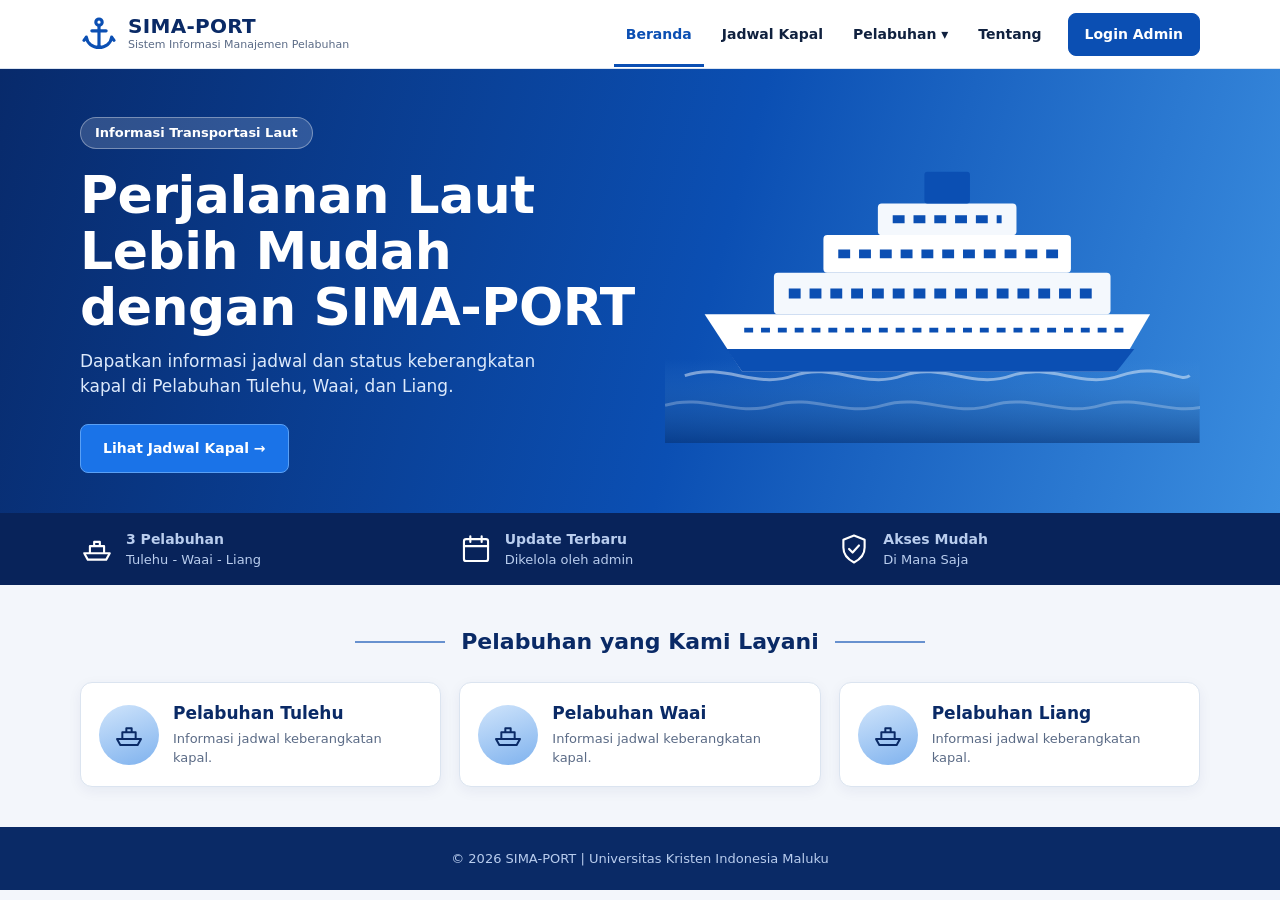
<file: index.html>
<!DOCTYPE html>
<html lang="id"><head><meta charset="utf-8"><meta name="viewport" content="width=device-width, initial-scale=1"><link rel="icon" href="img/logo.svg" type="image/svg+xml"><link rel="stylesheet" href="css/style.css"><title>SIMA-PORT | Jadwal Kapal Tulehu, Waai, Liang</title></head>
<body data-page="home">
<div id="site-header"></div>
<main>
<section class="hero"><div class="container">
  <div>
    <span class="tag">Informasi Transportasi Laut</span>
    <h1>Perjalanan Laut Lebih Mudah dengan SIMA-PORT</h1>
    <p>Dapatkan informasi jadwal dan status keberangkatan kapal di Pelabuhan Tulehu, Waai, dan Liang.</p>
    <a class="btn" href="jadwal.html">Lihat Jadwal Kapal &rarr;</a>
  </div>
  <svg viewBox="0 0 540 300" role="img" aria-label="Ilustrasi kapal feri">
    <defs><linearGradient id="sea" x1="0" y1="0" x2="0" y2="1"><stop offset="0" stop-color="#5aa6e8" stop-opacity=".0"/><stop offset="1" stop-color="#06306f" stop-opacity=".55"/></linearGradient></defs>
    <rect y="215" width="540" height="85" fill="url(#sea)"/>
    <path d="M20 232c40-14 70 14 110 0s70 14 110 0 70 14 110 0 70 14 110 0 60 8 70 0" fill="none" stroke="#fff" stroke-opacity=".45" stroke-width="3"/>
    <path d="M0 262c40-12 70 12 110 0s70 12 110 0 70 12 110 0 70 12 110 0 70 12 110 0" fill="none" stroke="#fff" stroke-opacity=".25" stroke-width="3"/>
    <path d="M40 170h450l-34 58H78z" fill="#fff"/>
    <path d="M62 205h412l-18 23H78z" fill="#0b4fb3"/>
    <rect x="110" y="128" width="340" height="42" rx="4" fill="#f4f8fd"/>
    <rect x="160" y="90" width="250" height="38" rx="4" fill="#fff"/>
    <rect x="215" y="58" width="140" height="32" rx="4" fill="#f4f8fd"/>
    <rect x="262" y="26" width="46" height="32" rx="3" fill="#0b4fb3"/>
    <line x1="125" y1="149" x2="440" y2="149" stroke="#0b4fb3" stroke-width="10" stroke-dasharray="12 9"/>
    <line x1="175" y1="109" x2="400" y2="109" stroke="#0b4fb3" stroke-width="9" stroke-dasharray="12 9"/>
    <line x1="230" y1="74" x2="340" y2="74" stroke="#0b4fb3" stroke-width="8" stroke-dasharray="12 9"/>
    <line x1="80" y1="186" x2="470" y2="186" stroke="#0b4fb3" stroke-width="5" stroke-dasharray="9 8"/>
  </svg>
</div></section>
<section class="strip"><div class="container">
  <div><svg viewBox="0 0 48 48" fill="none" stroke="#fff" stroke-width="3" stroke-linecap="round" stroke-linejoin="round"><path d="M6 30h36l-5 9H11zM14 30V20h20v10M20 20v-6h8v6"/></svg><span><b id="port-count">3 Pelabuhan</b><span id="port-names">Tulehu - Waai - Liang</span></span></div>
  <div><svg viewBox="0 0 48 48" fill="none" stroke="#fff" stroke-width="3" stroke-linecap="round" stroke-linejoin="round"><rect x="7" y="10" width="34" height="31" rx="3"/><path d="M7 20h34M16 6v8M32 6v8"/></svg><span><b>Update Terbaru</b><span>Dikelola oleh admin</span></span></div>
  <div><svg viewBox="0 0 48 48" fill="none" stroke="#fff" stroke-width="3" stroke-linecap="round" stroke-linejoin="round"><path d="M24 5l15 6v11c0 10-7 17-15 21-8-4-15-11-15-21V11z"/><path d="M17 24l5 5 9-10"/></svg><span><b>Akses Mudah</b><span>Di Mana Saja</span></span></div>
</div></section>
<section class="section"><div class="container">
  <div class="title-line"><h2>Pelabuhan yang Kami Layani</h2></div>
  <div class="cards" id="port-cards"><p class="muted">Memuat data pelabuhan...</p></div>
</div></section>
</main>
<div id="site-footer"></div>
<script src="js/common.js"></script><script src="js/site.js"></script><script src="js/home.js"></script>
</body></html>
</file>
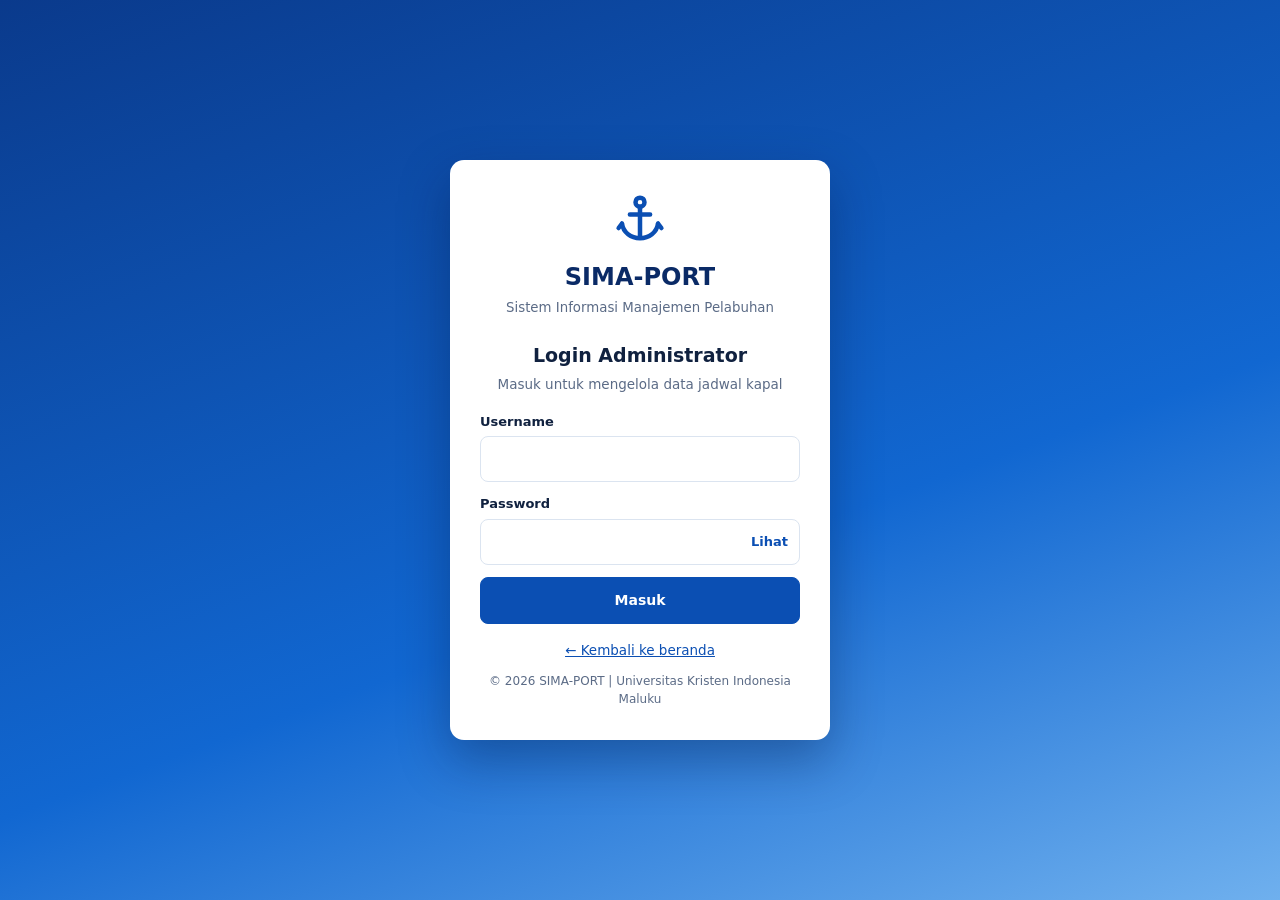
<file: admin.html>
<!DOCTYPE html>
<html lang="id"><head><meta charset="utf-8"><meta name="viewport" content="width=device-width, initial-scale=1"><link rel="icon" href="img/logo.svg" type="image/svg+xml"><link rel="stylesheet" href="css/style.css"><title>Dashboard Admin | SIMA-PORT</title></head>
<body>
<div class="admin">
  <aside class="side" id="side">
    <div class="brand"><img src="img/logo-white.svg" alt=""><span><b>SIMA-PORT</b><small>Admin Panel</small></span></div>
    <a href="#dashboard" data-v="dashboard"><svg viewBox="0 0 24 24" fill="none" stroke="currentColor" stroke-width="2" stroke-linecap="round" stroke-linejoin="round"><path d="M3 11l9-8 9 8v10H3z"/></svg> Dashboard</a>
    <a href="#jadwal" data-v="jadwal"><svg viewBox="0 0 24 24" fill="none" stroke="currentColor" stroke-width="2" stroke-linecap="round" stroke-linejoin="round"><rect x="3" y="4" width="18" height="17" rx="2"/><path d="M3 10h18M8 2v4M16 2v4"/></svg> Kelola Jadwal</a>
    <a href="#kapal" data-v="kapal"><svg viewBox="0 0 24 24" fill="none" stroke="currentColor" stroke-width="2" stroke-linecap="round" stroke-linejoin="round"><path d="M3 17h18l-3 4H6zM6 17v-6h12v6M10 11V7h4v4"/></svg> Data Kapal</a>
    <a href="#pelabuhan" data-v="pelabuhan"><svg viewBox="0 0 24 24" fill="none" stroke="currentColor" stroke-width="2" stroke-linecap="round" stroke-linejoin="round"><circle cx="12" cy="8" r="4"/><path d="M12 12v9M8 17h8"/></svg> Data Pelabuhan</a>
    <a href="#laporan" data-v="laporan"><svg viewBox="0 0 24 24" fill="none" stroke="currentColor" stroke-width="2" stroke-linecap="round" stroke-linejoin="round"><path d="M4 20V4M4 20h16M8 16v-5M13 16V8M18 16v-3"/></svg> Laporan</a>
    <a href="#pengaturan" data-v="pengaturan"><svg viewBox="0 0 24 24" fill="none" stroke="currentColor" stroke-width="2" stroke-linecap="round" stroke-linejoin="round"><circle cx="12" cy="12" r="3"/><path d="M12 2v3M12 19v3M2 12h3M19 12h3M5 5l2 2M17 17l2 2M5 19l2-2M17 7l2-2"/></svg> Pengaturan</a>
    <a href="#" id="logout" class="push"><svg viewBox="0 0 24 24" fill="none" stroke="currentColor" stroke-width="2" stroke-linecap="round" stroke-linejoin="round"><path d="M9 21H5a2 2 0 01-2-2V5a2 2 0 012-2h4M16 17l5-5-5-5M21 12H9"/></svg> Logout</a>
  </aside>
  <div class="admin-main">
    <div class="topbar"><button class="menu-toggle" id="burger" aria-label="Buka menu">Menu</button><span class="avatar" id="av">A</span><b id="uname">admin</b></div>
    <div id="main" tabindex="-1"></div>
  </div>
</div>
<dialog id="dlg"><form id="dform" method="dialog" novalidate><h2 id="dtitle"></h2><div id="derr" class="alert" hidden role="alert"></div><div id="dfields"></div>
  <div class="dlg-actions"><button class="btn outline" type="button" id="dcancel">Batal</button><button class="btn" type="submit">Simpan</button></div></form></dialog>
<script src="js/common.js"></script><script src="js/admin.js"></script>
</body></html>
</file>
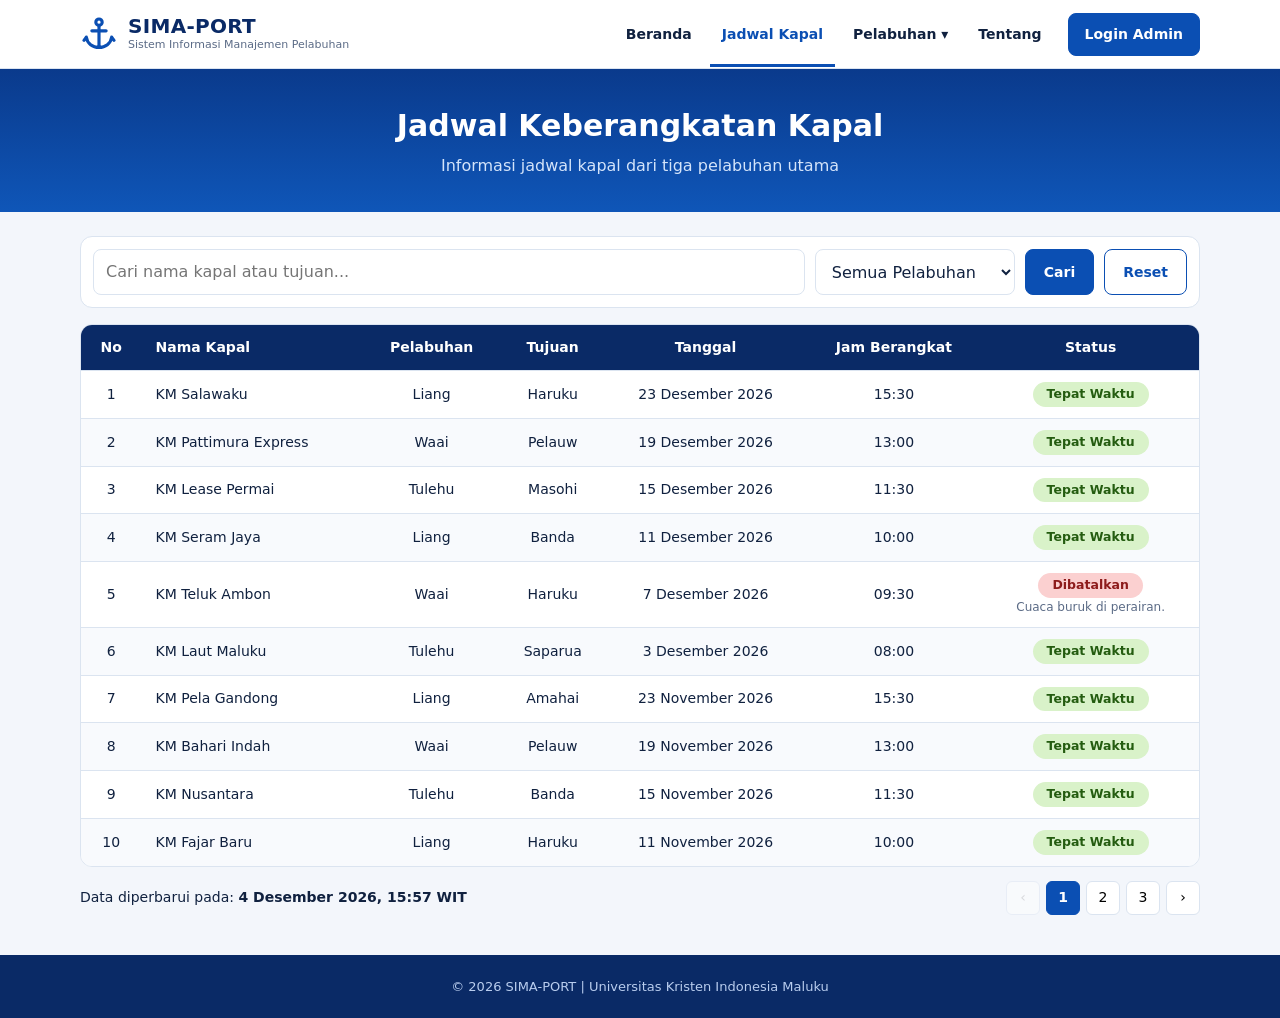
<file: jadwal.html>
<!DOCTYPE html>
<html lang="id"><head><meta charset="utf-8"><meta name="viewport" content="width=device-width, initial-scale=1"><link rel="icon" href="img/logo.svg" type="image/svg+xml"><link rel="stylesheet" href="css/style.css"><title>Jadwal Kapal | SIMA-PORT</title></head>
<body data-page="jadwal">
<div id="site-header"></div>
<main>
<div class="page-banner"><h1>Jadwal Keberangkatan Kapal</h1><p>Informasi jadwal kapal dari tiga pelabuhan utama</p></div>
<div class="container">
  <form class="filters" id="filter" role="search">
    <input id="q" type="search" maxlength="60" placeholder="Cari nama kapal atau tujuan..." aria-label="Cari nama kapal atau tujuan">
    <select id="pel" aria-label="Pilih pelabuhan"><option value="">Semua Pelabuhan</option></select>
    <button class="btn" type="submit">Cari</button>
    <button class="btn outline" type="button" id="reset">Reset</button>
  </form>
  <div class="table-wrap"><table>
    <thead><tr><th class="c">No</th><th>Nama Kapal</th><th class="c">Pelabuhan</th><th class="c">Tujuan</th><th class="c">Tanggal</th><th class="c">Jam Berangkat</th><th class="c">Status</th></tr></thead>
    <tbody id="tbody"><tr><td colspan="7" class="empty">Memuat jadwal...</td></tr></tbody>
  </table></div>
  <div class="table-foot"><span>Data diperbarui pada: <b id="updated">-</b></span><div class="pager" id="pager"></div></div>
</div>
</main>
<div id="site-footer"></div>
<script src="js/common.js"></script><script src="js/site.js"></script><script src="js/jadwal.js"></script>
</body></html>
</file>
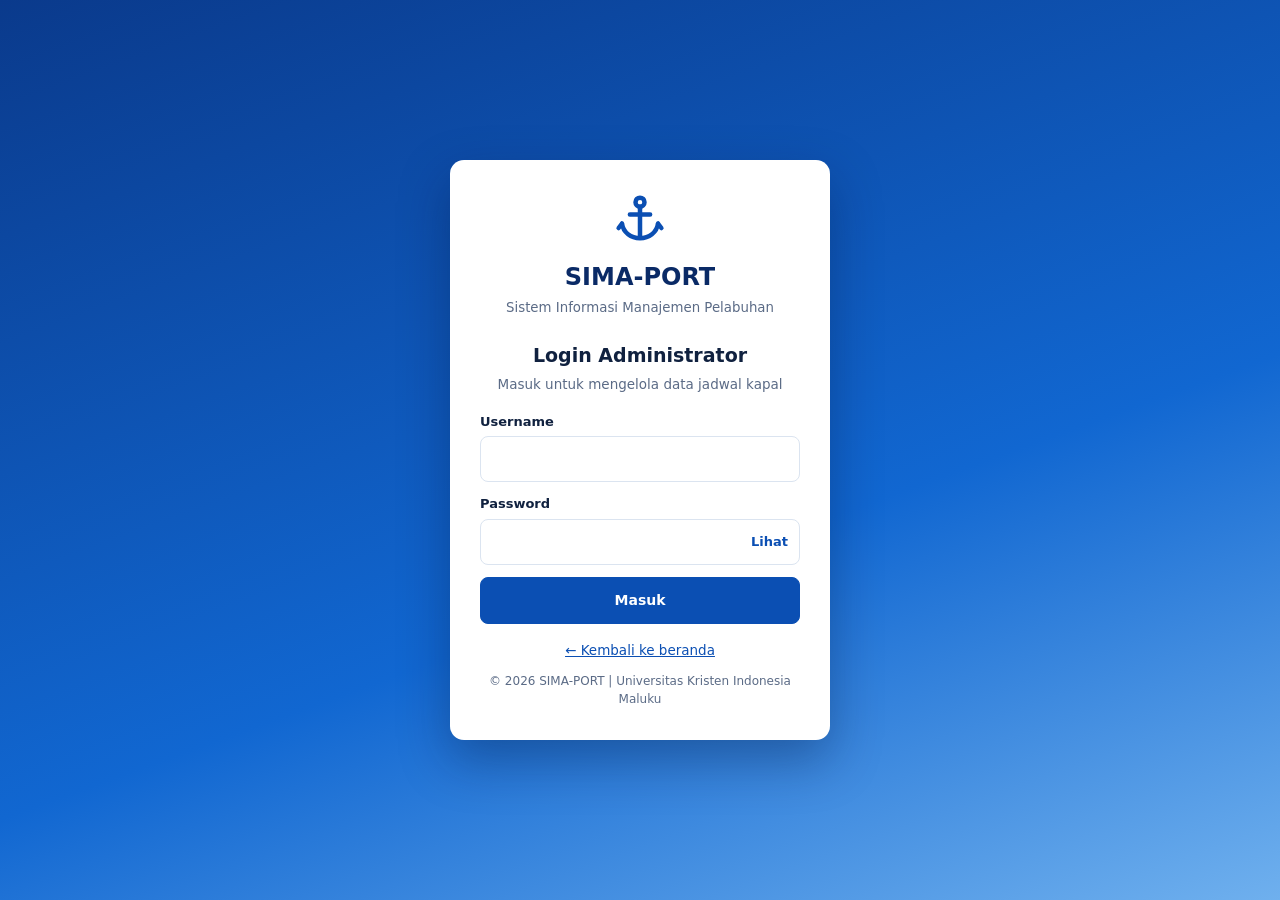
<file: login.html>
<!DOCTYPE html>
<html lang="id"><head><meta charset="utf-8"><meta name="viewport" content="width=device-width, initial-scale=1"><link rel="icon" href="img/logo.svg" type="image/svg+xml"><link rel="stylesheet" href="css/style.css"><title>Login Admin | SIMA-PORT</title></head>
<body class="login-page">
<main class="login-box">
  <img src="img/logo.svg" alt="">
  <h1>SIMA-PORT</h1><small class="muted">Sistem Informasi Manajemen Pelabuhan</small>
  <h2>Login Administrator</h2><p>Masuk untuk mengelola data jadwal kapal</p>
  <div id="err" class="alert" hidden role="alert"></div>
  <form id="f" novalidate>
    <div class="field"><label for="u">Username</label><input id="u" name="username" autocomplete="username" required></div>
    <div class="field"><label for="p">Password</label><div class="pw"><input id="p" name="password" type="password" autocomplete="current-password" required><button type="button" id="eye" aria-label="Tampilkan password">Lihat</button></div></div>
    <button class="btn" type="submit" id="go">Masuk</button>
  </form>
  <p style="margin:16px 0 0"><a href="index.html">&larr; Kembali ke beranda</a></p>
  <p style="margin:12px 0 0;font-size:12px">&copy; 2026 SIMA-PORT | Universitas Kristen Indonesia Maluku</p>
</main>
<script src="js/common.js"></script><script src="js/login.js"></script>
</body></html>
</file>
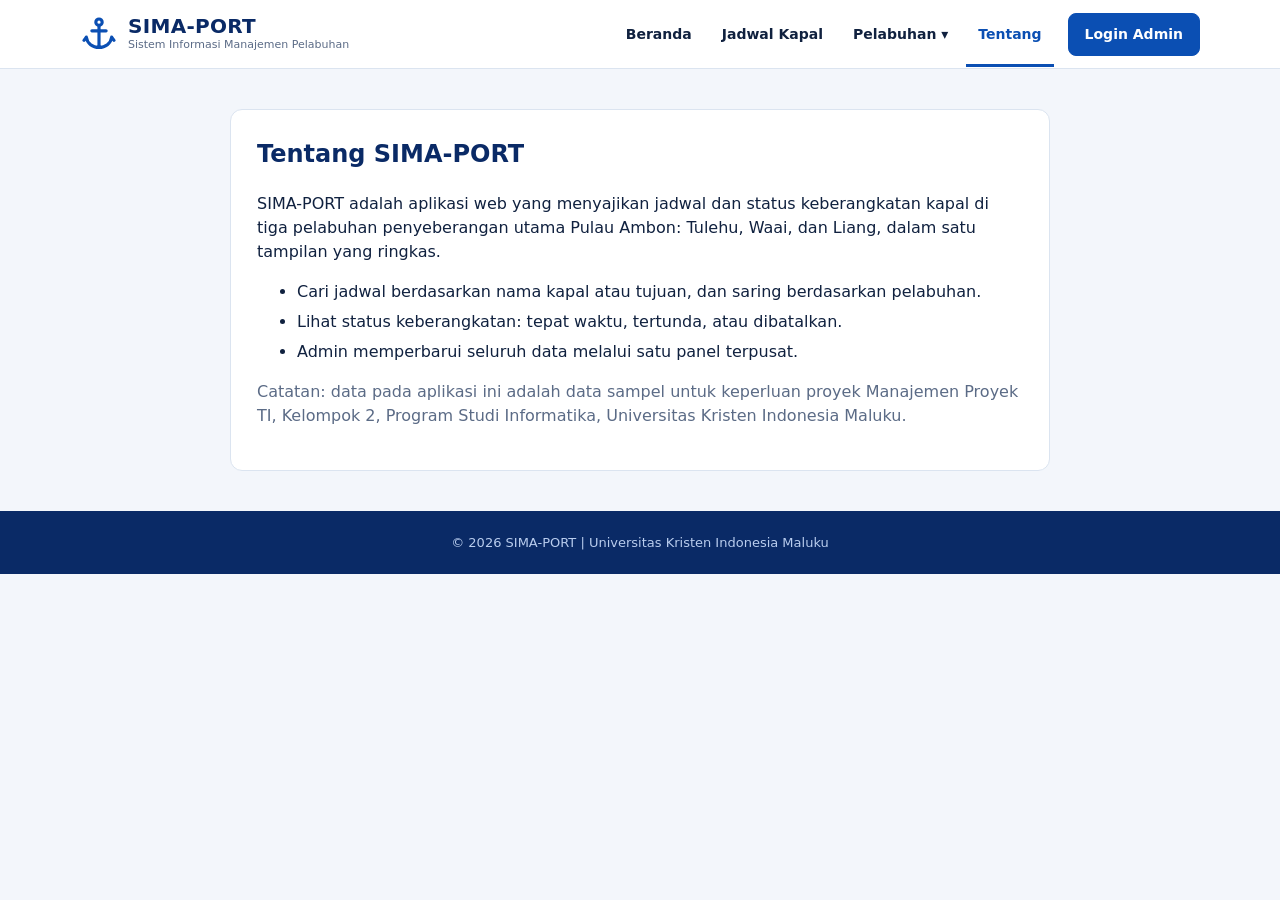
<file: tentang.html>
<!DOCTYPE html>
<html lang="id"><head><meta charset="utf-8"><meta name="viewport" content="width=device-width, initial-scale=1"><link rel="icon" href="img/logo.svg" type="image/svg+xml"><link rel="stylesheet" href="css/style.css"><title>Tentang | SIMA-PORT</title></head>
<body data-page="tentang">
<div id="site-header"></div>
<main class="section"><div class="container"><article class="prose">
  <h2>Tentang SIMA-PORT</h2>
  <p>SIMA-PORT adalah aplikasi web yang menyajikan jadwal dan status keberangkatan kapal di tiga pelabuhan penyeberangan utama Pulau Ambon: Tulehu, Waai, dan Liang, dalam satu tampilan yang ringkas.</p>
  <ul>
    <li>Cari jadwal berdasarkan nama kapal atau tujuan, dan saring berdasarkan pelabuhan.</li>
    <li>Lihat status keberangkatan: tepat waktu, tertunda, atau dibatalkan.</li>
    <li>Admin memperbarui seluruh data melalui satu panel terpusat.</li>
  </ul>
  <p class="muted">Catatan: data pada aplikasi ini adalah data sampel untuk keperluan proyek Manajemen Proyek TI, Kelompok 2, Program Studi Informatika, Universitas Kristen Indonesia Maluku.</p>
</article></div></main>
<div id="site-footer"></div>
<script src="js/common.js"></script><script src="js/site.js"></script>
</body></html>
</file>
<file: css/style.css>
:root{
  --navy:#0a2a66; --blue:#0b4fb3; --blue-2:#1167d1; --sky:#e8f1fb; --bg:#f3f6fb;
  --ink:#10213f; --muted:#5b6b86; --line:#dbe4f0; --white:#fff;
  --ok:#1f9d55; --ok-bg:#d9f2c9; --warn:#b86a00; --warn-bg:#ffe7b3; --bad:#c62828; --bad-bg:#fbd0d0;
  --r:10px;
}
*{box-sizing:border-box}
html{scroll-behavior:smooth}
body{margin:0;font-family:"Segoe UI",system-ui,-apple-system,Roboto,Arial,sans-serif;color:var(--ink);background:var(--bg);line-height:1.5}
a{color:var(--blue)}
img{max-width:100%}
:focus-visible{outline:3px solid #7db4ff;outline-offset:2px}
.muted{color:var(--muted)}
.container{width:min(1120px,100% - 32px);margin-inline:auto}

/* Header */
.site-header{background:#fff;border-bottom:1px solid var(--line);position:sticky;top:0;z-index:20}
.site-header .container{display:flex;align-items:center;gap:24px;min-height:68px}
.brand{display:flex;align-items:center;gap:10px;text-decoration:none;color:var(--navy)}
.brand img{width:38px;height:38px}
.brand b{display:block;font-size:20px;letter-spacing:.3px;line-height:1.1}
.brand small{display:block;font-size:11px;color:var(--muted)}
.nav{display:flex;align-items:center;gap:6px;margin-left:auto}
.nav a,.nav .dd>button{font:inherit;font-weight:600;font-size:14px;color:var(--ink);background:none;border:0;border-bottom:3px solid transparent;padding:22px 12px 19px;cursor:pointer;text-decoration:none}
.nav a:hover,.nav .dd>button:hover{color:var(--blue)}
.nav a.active{color:var(--blue);border-bottom-color:var(--blue)}
.dd{position:relative}
.dd .menu{display:none;position:absolute;top:100%;left:0;min-width:180px;background:#fff;border:1px solid var(--line);border-radius:var(--r);box-shadow:0 10px 30px rgba(10,42,102,.15);padding:6px}
.dd:hover .menu,.dd:focus-within .menu{display:block}
.dd .menu a{display:block;padding:9px 12px;border:0;border-radius:6px}
.dd .menu a:hover{background:var(--sky)}
.btn{display:inline-flex;align-items:center;gap:8px;font:inherit;font-weight:600;font-size:14px;border-radius:8px;padding:10px 18px;border:1px solid var(--blue);background:var(--blue);color:#fff;cursor:pointer;text-decoration:none}
.btn:hover{background:#093f91}
.btn.outline{background:#fff;color:var(--blue)}
.btn.outline:hover{background:var(--sky)}
.btn.danger{background:#fff;color:var(--bad);border-color:var(--bad)}
.btn.danger:hover{background:var(--bad-bg)}
.btn.sm{padding:6px 12px;font-size:13px}
.nav a.btn{background:var(--blue);color:#fff;border:1px solid var(--blue);padding:10px 16px;margin-left:8px}
.nav a.btn:hover{background:#093f91;color:#fff}
.menu-toggle{display:none;margin-left:auto;background:none;border:1px solid var(--line);border-radius:8px;padding:8px 12px;font:inherit;cursor:pointer}

/* Hero */
.hero{background:linear-gradient(105deg,#082a6b 0%,#0b4fb3 55%,#3b8ee0 100%);color:#fff;overflow:hidden}
.hero .container{display:grid;grid-template-columns:1.05fr 1fr;align-items:center;gap:24px;padding:48px 0 40px}
.tag{display:inline-block;background:rgba(255,255,255,.16);border:1px solid rgba(255,255,255,.35);border-radius:999px;padding:5px 14px;font-size:13px;font-weight:600}
.hero h1{font-size:clamp(32px,5vw,52px);line-height:1.08;margin:18px 0 14px;letter-spacing:-.5px}
.hero p{max-width:46ch;color:#dce9fb;font-size:17px;margin:0 0 24px}
.hero .btn{background:#1a73e8;border-color:#5aa0f5;padding:13px 22px}
.hero .btn:hover{background:#2b84f5}
.hero svg{width:100%;height:auto;display:block}
.strip{background:#08235a;color:#fff}
.strip .container{display:grid;grid-template-columns:repeat(3,1fr);gap:16px;padding:16px 0}
.strip div{display:flex;gap:12px;align-items:center}
.strip svg{width:34px;height:34px;flex:none}
.strip b{display:block;font-size:14px}.strip span{font-size:13px;color:#b9cdee}

/* Sections */
.section{padding:40px 0}
.title-line{display:flex;align-items:center;gap:16px;justify-content:center;margin:0 0 24px}
.title-line::before,.title-line::after{content:"";height:2px;width:min(90px,12vw);background:var(--blue);opacity:.6}
.title-line h2{margin:0;font-size:22px;color:var(--navy)}
.cards{display:grid;grid-template-columns:repeat(3,1fr);gap:18px}
.card{background:#fff;border:1px solid var(--line);border-radius:12px;padding:18px;display:flex;gap:14px;align-items:center;text-decoration:none;color:inherit;box-shadow:0 4px 14px rgba(10,42,102,.06)}
a.card:hover{border-color:var(--blue-2);box-shadow:0 8px 22px rgba(10,42,102,.12)}
.card .ic{width:60px;height:60px;border-radius:50%;background:linear-gradient(160deg,#cfe4fb,#7fb2ee);display:grid;place-items:center;flex:none}
.card .ic svg{width:32px;height:32px}
.card h3{margin:0 0 2px;font-size:17px;color:var(--navy)}
.card p{margin:0;font-size:13px;color:var(--muted)}
.prose{background:#fff;border:1px solid var(--line);border-radius:12px;padding:26px;max-width:820px;margin-inline:auto}
.prose h2{color:var(--navy);margin-top:0}
.prose li{margin:6px 0}

/* Jadwal */
.page-banner{background:linear-gradient(180deg,#0a3a8c,#0f56b8);color:#fff;text-align:center;padding:34px 16px}
.page-banner h1{margin:0 0 6px;font-size:30px}.page-banner p{margin:0;color:#d4e4fa}
.filters{display:flex;gap:10px;flex-wrap:wrap;background:#fff;border:1px solid var(--line);border-radius:12px;padding:12px;margin:24px 0 16px}
.filters input,.filters select,.field input,.field select,.field textarea{font:inherit;border:1px solid var(--line);border-radius:8px;padding:10px 12px;background:#fff;color:var(--ink);min-width:0}
.filters input{flex:1 1 220px}.filters select{flex:0 1 200px}
.table-wrap{overflow-x:auto;background:#fff;border:1px solid var(--line);border-radius:12px}
table{width:100%;border-collapse:collapse;font-size:14px}
th{background:var(--navy);color:#fff;text-align:left;padding:12px 14px;white-space:nowrap}
td{padding:11px 14px;border-top:1px solid var(--line);vertical-align:middle}
tbody tr:nth-child(even){background:#f8fafd}
td.c,th.c{text-align:center}
.badge{display:inline-block;padding:3px 14px;border-radius:999px;font-size:12.5px;font-weight:700;white-space:nowrap}
.badge.ok{background:var(--ok-bg);color:#245c10}.badge.warn{background:var(--warn-bg);color:#7a4a00}.badge.bad{background:var(--bad-bg);color:#8d1b1b}
.empty{padding:28px;text-align:center;color:var(--muted)}
.table-foot{display:flex;justify-content:space-between;align-items:center;gap:12px;flex-wrap:wrap;margin:14px 0 40px;font-size:14px}
.pager{display:flex;gap:6px}
.pager button{min-width:34px;height:34px;border:1px solid var(--line);background:#fff;border-radius:6px;font:inherit;cursor:pointer}
.pager button.cur{background:var(--blue);border-color:var(--blue);color:#fff;font-weight:700}
.pager button:disabled{opacity:.45;cursor:not-allowed}

.site-footer{background:var(--navy);color:#b9cdee;text-align:center;padding:22px 16px;font-size:13px}

/* Login */
.login-page{min-height:100vh;display:grid;place-items:center;padding:20px;background:linear-gradient(160deg,#0a3a8c,#1167d1 60%,#6fb0ee)}
.login-box{background:#fff;border-radius:14px;padding:32px 30px;width:min(380px,100%);text-align:center;box-shadow:0 20px 50px rgba(0,20,60,.35)}
.login-box img{width:54px}.login-box h1{margin:6px 0 0;font-size:24px;color:var(--navy)}
.login-box h2{margin:22px 0 4px;font-size:19px}.login-box p{margin:0 0 18px;font-size:13.5px;color:var(--muted)}
.field{display:grid;gap:5px;text-align:left;margin-bottom:12px}
.field label{font-size:13px;font-weight:600}
.pw{position:relative}.pw input{width:100%;padding-right:64px}
.pw button{position:absolute;right:6px;top:50%;transform:translateY(-50%);background:none;border:0;color:var(--blue);font:inherit;font-size:13px;font-weight:600;cursor:pointer;padding:6px}
.alert{background:var(--bad-bg);color:#8d1b1b;border-radius:8px;padding:10px 12px;font-size:14px;margin-bottom:12px;text-align:left}
.alert.good{background:var(--ok-bg);color:#245c10}
.login-box .btn{width:100%;justify-content:center;padding:12px}

/* Admin */
.admin{display:grid;grid-template-columns:230px 1fr;min-height:100vh}
.side{background:var(--navy);color:#fff;padding:20px 12px;display:flex;flex-direction:column;gap:4px;position:sticky;top:0;height:100vh}
.side .brand{flex-direction:column;color:#fff;text-align:center;margin-bottom:18px}
.side .brand img{width:46px;height:46px}.side .brand small{color:#9db8e6}
.side a{display:flex;align-items:center;gap:10px;color:#dbe7fb;text-decoration:none;padding:11px 14px;border-radius:8px;font-size:14px;font-weight:500}
.side a:hover{background:rgba(255,255,255,.08)}
.side a.active{background:var(--blue-2);color:#fff;font-weight:700}
.side .push{margin-top:auto}
.side svg{width:18px;height:18px;flex:none}
.admin-main{min-width:0}
.topbar{background:#fff;border-bottom:1px solid var(--line);display:flex;align-items:center;justify-content:flex-end;gap:12px;padding:12px 24px;min-height:60px}
.topbar .menu-toggle{display:none;margin:0 auto 0 0}
.avatar{width:34px;height:34px;border-radius:50%;background:var(--blue);color:#fff;display:grid;place-items:center;font-weight:700}
#main{padding:24px}
#main h1{margin:0 0 18px;font-size:28px;color:var(--navy)}
.stats{display:grid;grid-template-columns:repeat(4,1fr);gap:16px;margin-bottom:18px}
.stat{background:#fff;border:1px solid var(--line);border-radius:12px;padding:18px;text-align:center}
.stat b{display:block;font-size:34px;color:var(--navy);line-height:1.1}.stat span{font-size:13px;color:var(--muted)}
.grid2{display:grid;grid-template-columns:1.7fr 1fr;gap:16px;margin-bottom:18px}
.panel{background:#fff;border:1px solid var(--line);border-radius:12px;padding:18px;min-width:0}
.panel h2{margin:0 0 12px;font-size:17px}
.panel-head{display:flex;justify-content:space-between;align-items:center;gap:10px;margin-bottom:12px;flex-wrap:wrap}
.panel-head h2{margin:0}
.legend{display:flex;gap:14px;font-size:12.5px;color:var(--muted);flex-wrap:wrap;margin-bottom:6px}
.legend i{display:inline-block;width:10px;height:10px;border-radius:50%;margin-right:5px}
.latest{list-style:none;margin:0;padding:0}
.latest li{display:flex;gap:12px;align-items:center;padding:10px 0;border-top:1px solid var(--line)}
.latest li:first-child{border-top:0}
.dot{width:14px;height:14px;border-radius:50%;flex:none}
.latest b{display:block;font-size:14px}.latest small{font-size:12.5px}
.toolbar{display:flex;gap:10px;flex-wrap:wrap;margin-bottom:14px}
.toolbar input{flex:1 1 220px;font:inherit;border:1px solid var(--line);border-radius:8px;padding:10px 12px}
.actions{display:flex;gap:6px;white-space:nowrap}
dialog{border:0;border-radius:14px;padding:0;width:min(480px,calc(100% - 24px));box-shadow:0 20px 60px rgba(0,20,60,.35)}
dialog::backdrop{background:rgba(8,25,60,.55)}
dialog form{padding:22px}
dialog h2{margin:0 0 14px;color:var(--navy)}
dialog .field input,dialog .field select{width:100%}
.dlg-actions{display:flex;justify-content:flex-end;gap:10px;margin-top:6px}

@media (max-width:900px){
  .hero .container{grid-template-columns:1fr}
  .cards{grid-template-columns:1fr}
  .stats{grid-template-columns:repeat(2,1fr)}
  .grid2{grid-template-columns:1fr}
  .menu-toggle{display:block}
  .site-header .container{flex-wrap:wrap}
  .nav{display:none;flex-direction:column;align-items:stretch;width:100%;margin:0 0 12px}
  .nav.open{display:flex}
  .nav a,.nav .dd>button{padding:12px;border-bottom:0;text-align:left;width:100%}
  .dd .menu{display:block;position:static;border:0;box-shadow:none;padding:0 0 0 12px}
  .nav a.btn{margin:6px 0 0;justify-content:center;width:100%}
  .strip .container{grid-template-columns:1fr}
  .admin{grid-template-columns:1fr}
  .side{position:fixed;inset:0 auto 0 0;width:240px;height:100vh;z-index:40;transform:translateX(-100%);transition:transform .2s}
  .side.open{transform:none}
  .topbar .menu-toggle{display:block}
}
@media (prefers-reduced-motion:reduce){*{transition:none!important;scroll-behavior:auto!important}}
</file>
